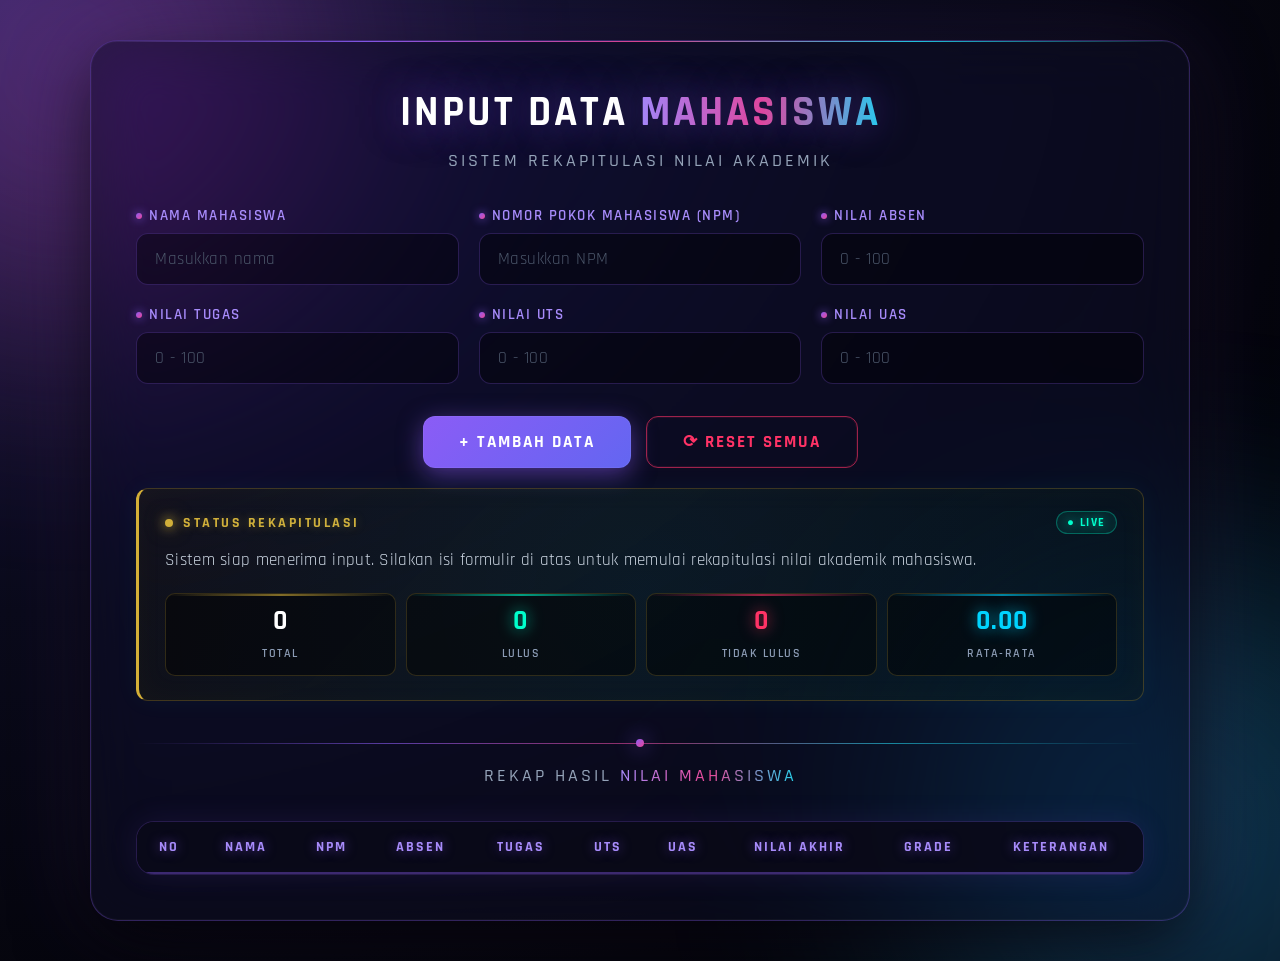
<file: index.html>
<!DOCTYPE html>
<html lang="id">
<head>
    <meta charset="UTF-8">
    <meta name="viewport" content="width=device-width, initial-scale=1.0">
    <title>Data Nilai Mahasiswa | Fahri</title>
    <link rel="icon" href="data:image/svg+xml,<svg xmlns='http://www.w3.org/2000/svg' viewBox='0 0 24 24'><text y='20' font-size='20'>🎓</text></svg>">
    <link href="https://fonts.googleapis.com/css2?family=Rajdhani:wght@400;500;600;700&display=swap" rel="stylesheet">
    <link rel="stylesheet" href="clothes.css">
</head>

<body>
    <div class="glow-circle shape-1"></div>
    <div class="glow-circle shape-2"></div>

    <!-- ===== CUSTOM TOAST NOTIFICATION ===== -->
    <div class="notif-stack" id="notifStack"></div>

    <div class="container">
        <div class="header">
            <h1>INPUT DATA <span>MAHASISWA</span></h1>
            <h2>Sistem Rekapitulasi Nilai Akademik</h2>
        </div>

        <div class="form-grid">
            <div class="form-group">
                <label>Nama Mahasiswa</label>
                <input type="text" id="nama" placeholder="Masukkan nama">
            </div>

            <div class="form-group">
                <label>Nomor Pokok Mahasiswa (NPM)</label>
                <input type="text" id="npm" placeholder="Masukkan NPM">
            </div>

            <div class="form-group">
                <label>Nilai Absen</label>
                <input type="number" id="absen" min="0" max="100" placeholder="0 - 100">
            </div>

            <div class="form-group">
                <label>Nilai Tugas</label>
                <input type="number" id="tugas" min="0" max="100" placeholder="0 - 100">
            </div>

            <div class="form-group">
                <label>Nilai UTS</label>
                <input type="number" id="uts" min="0" max="100" placeholder="0 - 100">
            </div>

            <div class="form-group">
                <label>Nilai UAS</label>
                <input type="number" id="uas" min="0" max="100" placeholder="0 - 100">
            </div>
        </div>

        <div class="btn-container">
            <button class="btn-tambah" onclick="tambahMahasiswa()">+ Tambah Data</button>
            <button class="btn-reset" onclick="resetData()">⟳ Reset Semua</button>
        </div>

        <!-- ===== CUSTOM PARAGRAF INFO ===== -->
        <div class="info-panel">
            <div class="info-panel-head">
                <span class="info-dot"></span>
                <span class="info-title">STATUS REKAPITULASI</span>
                <span class="info-live">● LIVE</span>
            </div>
            <p class="info-text" id="infoText">
                Sistem siap menerima input. Silakan isi formulir di atas untuk memulai rekapitulasi nilai akademik mahasiswa.
            </p>
            <div class="info-stats">
                <div class="stat-box">
                    <span class="stat-num" id="statTotal">0</span>
                    <span class="stat-name">Total</span>
                </div>
                <div class="stat-box stat-lulus">
                    <span class="stat-num" id="statLulus">0</span>
                    <span class="stat-name">Lulus</span>
                </div>
                <div class="stat-box stat-gagal">
                    <span class="stat-num" id="statGagal">0</span>
                    <span class="stat-name">Tidak Lulus</span>
                </div>
                <div class="stat-box stat-avg">
                    <span class="stat-num" id="statAvg">0.00</span>
                    <span class="stat-name">Rata-rata</span>
                </div>
            </div>
        </div>

        <div class="divider"></div>

        <div class="header">
            <h2>REKAP HASIL <span>NILAI MAHASISWA</span></h2>
        </div>

        <div class="table-container">
            <table>
                <thead>
                    <tr>
                        <th>No</th>
                        <th>Nama</th>
                        <th>NPM</th>
                        <th>Absen</th>
                        <th>Tugas</th>
                        <th>UTS</th>
                        <th>UAS</th>
                        <th>Nilai Akhir</th>
                        <th>Grade</th>
                        <th>Keterangan</th>
                    </tr>
                </thead>
                <tbody id="tabelMahasiswa">
                </tbody>
            </table>
        </div>
    </div>

    <!-- ===== CUSTOM POPUP MODAL ===== -->
    <div class="popup-mask" id="popupMask">
        <div class="popup" id="popupBox">
            <div class="popup-glow"></div>
            <div class="popup-icon" id="popupIcon">
                <svg viewBox="0 0 24 24" fill="none" stroke="currentColor" stroke-width="2.5" stroke-linecap="round" stroke-linejoin="round">
                    <path d="M10.29 3.86L1.82 18a2 2 0 0 0 1.71 3h16.94a2 2 0 0 0 1.71-3L13.71 3.86a2 2 0 0 0-3.42 0z"/>
                    <line x1="12" y1="9" x2="12" y2="13"/>
                    <line x1="12" y1="17" x2="12.01" y2="17"/>
                </svg>
            </div>
            <h3 class="popup-title" id="popupTitle">Konfirmasi</h3>
            <p class="popup-msg" id="popupMsg">Apakah Anda yakin?</p>
            <div class="popup-actions">
                <button class="popup-btn popup-cancel" id="popupCancel">Batal</button>
                <button class="popup-btn popup-ok" id="popupOk">Ya, Lanjutkan</button>
            </div>
        </div>
    </div>

    <script src="notifikasi.js"></script>
    <script src="popup.js"></script>
    <script src="info.js"></script>
    <script src="saraf.js"></script>
    <script type="module" src="brain.js"></script>
</body>
</html>
</file>
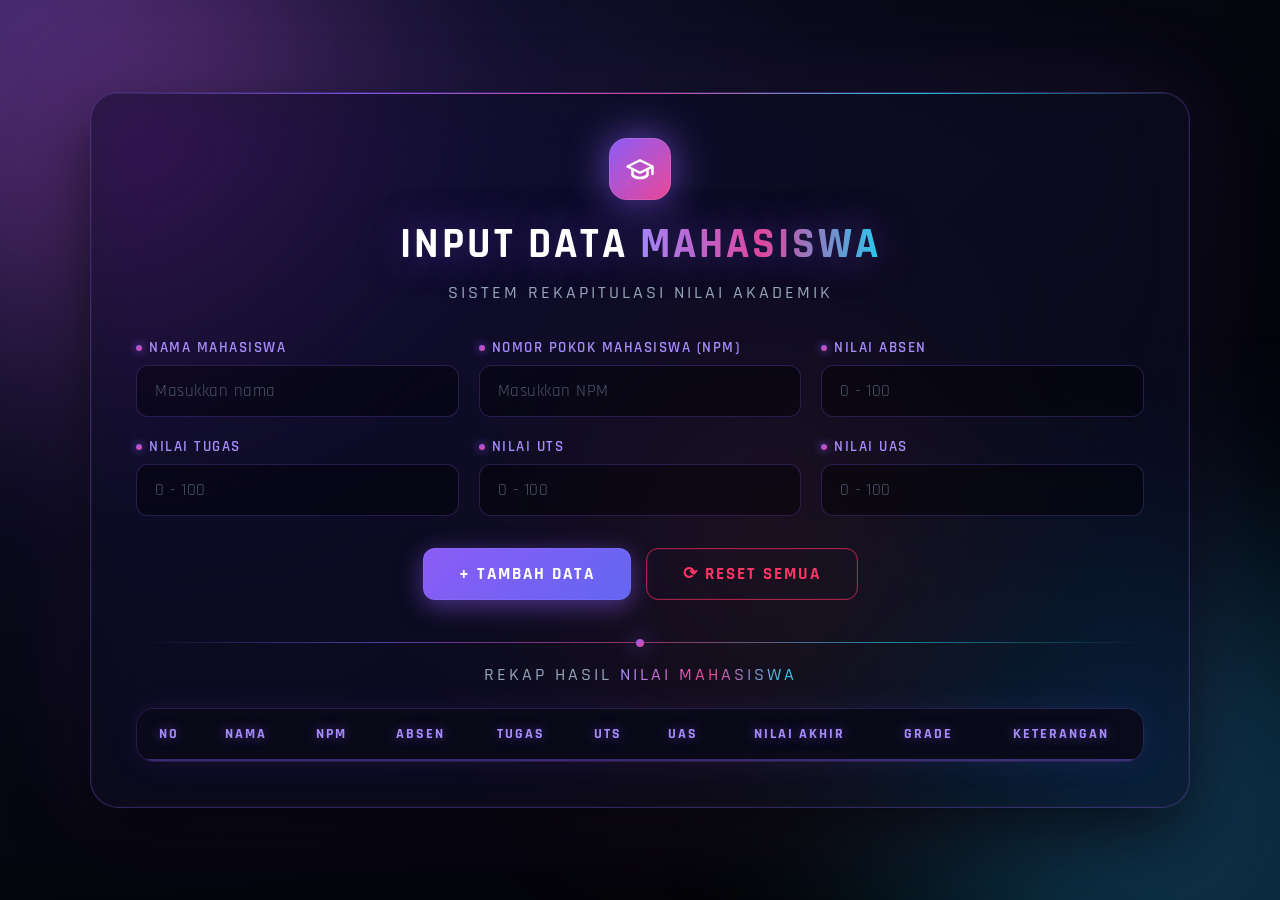
<file: index-old-2.html>
<!DOCTYPE html>
<html lang="id">
<head>
    <meta charset="UTF-8">
    <meta name="viewport" content="width=device-width, initial-scale=1.0">
    <title>Data Nilai Mahasiswa | Fahri</title>
    <link href="https://fonts.googleapis.com/css2?family=Rajdhani:wght@400;500;600;700&family=Inter:wght@400;500;600;700&display=swap" rel="stylesheet">
    <link rel="stylesheet" href="clothes.css">
</head>

<body>
    <div class="glow-circle shape-1"></div>
    <div class="glow-circle shape-2"></div>
    <div class="glow-circle shape-3"></div>

    <div class="container">
        <div class="header">
            <div class="logo-badge">
                <svg viewBox="0 0 24 24" fill="none" stroke="currentColor" stroke-width="2" stroke-linecap="round" stroke-linejoin="round">
                    <path d="M22 10v6M2 10l10-5 10 5-10 5z"/>
                    <path d="M6 12v5c3 3 9 3 12 0v-5"/>
                </svg>
            </div>
            <h1>INPUT DATA <span>MAHASISWA</span></h1>
            <h2>Sistem Rekapitulasi Nilai Akademik</h2>
        </div>

        <div class="form-grid">
            <div class="form-group">
                <label>Nama Mahasiswa</label>
                <input type="text" id="nama" placeholder="Masukkan nama">
            </div>

            <div class="form-group">
                <label>Nomor Pokok Mahasiswa (NPM)</label>
                <input type="text" id="npm" placeholder="Masukkan NPM">
            </div>

            <div class="form-group">
                <label>Nilai Absen</label>
                <input type="number" id="absen" min="0" max="100" placeholder="0 - 100">
            </div>

            <div class="form-group">
                <label>Nilai Tugas</label>
                <input type="number" id="tugas" min="0" max="100" placeholder="0 - 100">
            </div>

            <div class="form-group">
                <label>Nilai UTS</label>
                <input type="number" id="uts" min="0" max="100" placeholder="0 - 100">
            </div>

            <div class="form-group">
                <label>Nilai UAS</label>
                <input type="number" id="uas" min="0" max="100" placeholder="0 - 100">
            </div>
        </div>

        <div class="btn-container">
            <button class="btn-tambah" onclick="tambahMahasiswa()"><span>+ Tambah Data</span></button>
            <button class="btn-reset" onclick="resetData()"><span>⟳ Reset Semua</span></button>
        </div>

        <div class="divider"></div>

        <div class="header header-secondary">
            <h2>REKAP HASIL <span>NILAI MAHASISWA</span></h2>
        </div>

        <div class="table-container">
            <table>
                <thead>
                    <tr>
                        <th>No</th>
                        <th>Nama</th>
                        <th>NPM</th>
                        <th>Absen</th>
                        <th>Tugas</th>
                        <th>UTS</th>
                        <th>UAS</th>
                        <th>Nilai Akhir</th>
                        <th>Grade</th>
                        <th>Keterangan</th>
                    </tr>
                </thead>
                <tbody id="tabelMahasiswa">
                </tbody>
            </table>
        </div>
    </div>
    
        <!-- ===== LOAD ORDER (penting!) ===== -->
    <script src="notifikasi.js"></script>
    <script src="popup.js"></script>
    <script src="info.js"></script>
    <script src="saraf.js"></script>
    <script type="module" src="brain.js"></script>
</body>
</html>
</file>
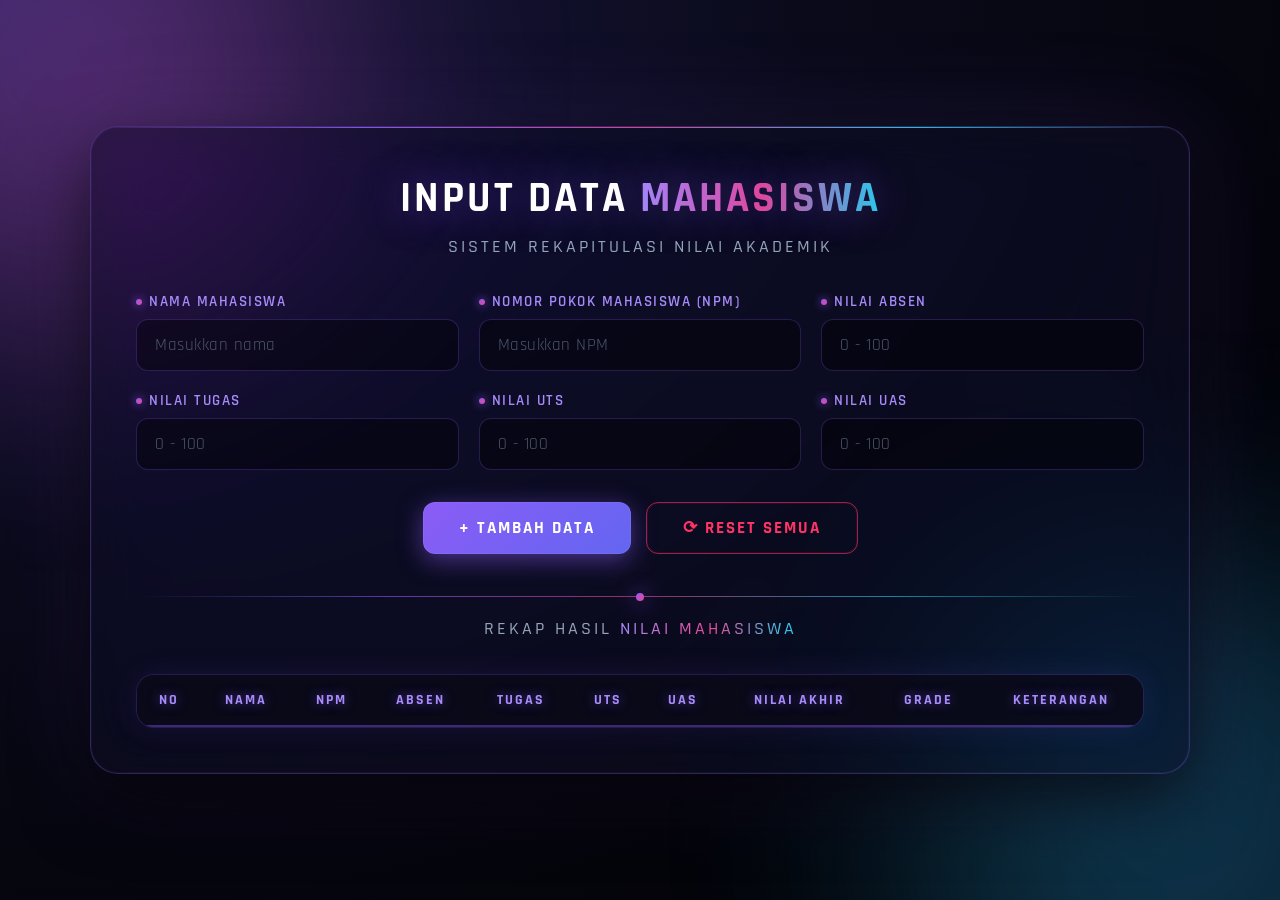
<file: index-old.html>
<!DOCTYPE html>
<html lang="id">
<head>
    <meta charset="UTF-8">
    <meta name="viewport" content="width=device-width, initial-scale=1.0">
    <title>Data Nilai Mahasiswa | Fahri</title>
    <link href="https://fonts.googleapis.com/css2?family=Rajdhani:wght@400;500;600;700&display=swap" rel="stylesheet">
    <link rel="stylesheet" href="clothes.css">
</head>

<body>
    <div class="glow-circle shape-1"></div>
    <div class="glow-circle shape-2"></div>

    <div class="container">
        <div class="header">
            <h1>INPUT DATA <span>MAHASISWA</span></h1>
            <h2>Sistem Rekapitulasi Nilai Akademik</h2>
        </div>

        <div class="form-grid">
            <div class="form-group">
                <label>Nama Mahasiswa</label>
                <input type="text" id="nama" placeholder="Masukkan nama">
            </div>

            <div class="form-group">
                <label>Nomor Pokok Mahasiswa (NPM)</label>
                <input type="text" id="npm" placeholder="Masukkan NPM">
            </div>

            <div class="form-group">
                <label>Nilai Absen</label>
                <input type="number" id="absen" min="0" max="100" placeholder="0 - 100">
            </div>

            <div class="form-group">
                <label>Nilai Tugas</label>
                <input type="number" id="tugas" min="0" max="100" placeholder="0 - 100">
            </div>

            <div class="form-group">
                <label>Nilai UTS</label>
                <input type="number" id="uts" min="0" max="100" placeholder="0 - 100">
            </div>

            <div class="form-group">
                <label>Nilai UAS</label>
                <input type="number" id="uas" min="0" max="100" placeholder="0 - 100">
            </div>
        </div>

        <div class="btn-container">
            <button class="btn-tambah" onclick="tambahMahasiswa()">+ Tambah Data</button>
            <button class="btn-reset" onclick="resetData()">⟳ Reset Semua</button>
        </div>

        <div class="divider"></div>

        <div class="header">
            <h2>REKAP HASIL <span>NILAI MAHASISWA</span></h2>
        </div>

        <div class="table-container">
            <table>
                <thead>
                    <tr>
                        <th>No</th>
                        <th>Nama</th>
                        <th>NPM</th>
                        <th>Absen</th>
                        <th>Tugas</th>
                        <th>UTS</th>
                        <th>UAS</th>
                        <th>Nilai Akhir</th>
                        <th>Grade</th>
                        <th>Keterangan</th>
                    </tr>
                </thead>
                <tbody id="tabelMahasiswa">
                </tbody>
            </table>
        </div>
    </div>

    <script type="module" src="saraf.js"></script>
</body>
</html>
</file>
<file: clothes.css>
* {
    margin: 0;
    padding: 0;
    box-sizing: border-box;
    font-family: 'Rajdhani', 'Inter', sans-serif;
}

:root {
    --primary: #8b5cf6;
    --secondary: #22d3ee;
    --accent: #ec4899;
    --gold: #f5c518;
    --success: #34ffb0;
    --danger: #ff3366;
    --bg-dark: #0a0a1a;
}

body {
    background: radial-gradient(ellipse at top left, #1e1b4b 0%, #0a0a1a 45%, #000 100%);
    color: #e0e6ed;
    min-height: 100vh;
    display: flex;
    justify-content: center;
    align-items: center;
    padding: 40px 20px;
    position: relative;
    overflow-x: hidden;
}

/* ===== Animated background orbs ===== */
.glow-circle {
    position: fixed;
    border-radius: 50%;
    filter: blur(130px);
    z-index: 0;
    pointer-events: none;
}

.shape-1 {
    width: 500px;
    height: 500px;
    background: linear-gradient(135deg, #8b5cf6, #ec4899);
    opacity: 0.35;
    top: -180px;
    left: -180px;
    animation: float1 14s ease-in-out infinite;
}

.shape-2 {
    width: 550px;
    height: 550px;
    background: linear-gradient(135deg, #22d3ee, #3b82f6);
    opacity: 0.3;
    bottom: -220px;
    right: -180px;
    animation: float2 16s ease-in-out infinite;
}

.shape-3 {
    width: 400px;
    height: 400px;
    background: linear-gradient(135deg, #ec4899, #f5c518);
    opacity: 0.15;
    top: 40%;
    left: 45%;
    animation: float3 20s ease-in-out infinite;
}

@keyframes float1 {
    0%, 100% { transform: translate(0, 0) scale(1); }
    50% { transform: translate(80px, 60px) scale(1.15); }
}
@keyframes float2 {
    0%, 100% { transform: translate(0, 0) scale(1); }
    50% { transform: translate(-70px, -50px) scale(1.1); }
}
@keyframes float3 {
    0%, 100% { transform: translate(0, 0) scale(1); }
    50% { transform: translate(-40px, 40px) scale(1.2); }
}

/* ===== Container (glassmorphism) ===== */
.container {
    position: relative;
    z-index: 1;
    width: 100%;
    max-width: 1100px;
    background: rgba(15, 15, 35, 0.55);
    backdrop-filter: blur(30px) saturate(180%);
    -webkit-backdrop-filter: blur(30px) saturate(180%);
    border: 1px solid rgba(139, 92, 246, 0.3);
    border-radius: 28px;
    padding: 45px;
    box-shadow:
        0 0 0 1px rgba(255, 255, 255, 0.03) inset,
        0 25px 70px rgba(0, 0, 0, 0.7),
        0 0 100px rgba(139, 92, 246, 0.15);
    animation: fadeUp 0.9s cubic-bezier(0.4, 0, 0.2, 1);
    overflow: hidden;
}

.container::before {
    content: '';
    position: absolute;
    top: 0; left: 0; right: 0;
    height: 1px;
    background: linear-gradient(90deg, transparent, rgba(139, 92, 246, 0.9), rgba(236, 72, 153, 0.9), rgba(34, 211, 238, 0.9), transparent);
}

@keyframes fadeUp {
    from { opacity: 0; transform: translateY(30px); }
    to { opacity: 1; transform: translateY(0); }
}

/* ===== Header ===== */
.header {
    text-align: center;
    margin-bottom: 34px;
    display: flex;
    flex-direction: column;
    align-items: center;
    gap: 6px;
}

.header-secondary {
    margin-top: 10px;
    margin-bottom: 22px;
}

.logo-badge {
    width: 62px;
    height: 62px;
    border-radius: 18px;
    background: linear-gradient(135deg, #8b5cf6, #ec4899);
    display: flex;
    align-items: center;
    justify-content: center;
    margin-bottom: 12px;
    color: #fff;
    box-shadow: 0 0 40px rgba(139, 92, 246, 0.7), 0 0 0 1px rgba(255, 255, 255, 0.1) inset;
    animation: pulse 3s ease-in-out infinite;
}

.logo-badge svg { width: 30px; height: 30px; }

@keyframes pulse {
    0%, 100% { box-shadow: 0 0 40px rgba(139, 92, 246, 0.7), 0 0 0 1px rgba(255, 255, 255, 0.1) inset; }
    50% { box-shadow: 0 0 60px rgba(236, 72, 153, 0.9), 0 0 0 1px rgba(255, 255, 255, 0.15) inset; }
}

h1 {
    font-size: 2.6em;
    letter-spacing: 3px;
    color: #fff;
    margin-bottom: 4px;
    font-weight: 700;
    text-shadow: 0 0 40px rgba(139, 92, 246, 0.5);
}

h1 span, h2 span {
    background: linear-gradient(90deg, #a78bfa 0%, #ec4899 50%, #22d3ee 100%);
    -webkit-background-clip: text;
    background-clip: text;
    -webkit-text-fill-color: transparent;
}

h2 {
    font-size: 1.15em;
    color: #94a3b8;
    font-weight: 500;
    letter-spacing: 3px;
    text-transform: uppercase;
}

/* ===== Form grid ===== */
.form-grid {
    display: grid;
    grid-template-columns: repeat(auto-fit, minmax(280px, 1fr));
    gap: 20px;
    margin-bottom: 32px;
}

.form-group {
    display: flex;
    flex-direction: column;
    position: relative;
}

label {
    font-size: 0.95em;
    color: #a78bfa;
    margin-bottom: 8px;
    font-weight: 600;
    letter-spacing: 1.5px;
    text-transform: uppercase;
    display: flex;
    align-items: center;
    gap: 7px;
}

label::before {
    content: '';
    width: 6px;
    height: 6px;
    border-radius: 50%;
    background: linear-gradient(135deg, #8b5cf6, #ec4899);
    box-shadow: 0 0 10px rgba(139, 92, 246, 1);
    flex-shrink: 0;
}

/* ===== Futuristic Textbox ===== */
input {
    background: rgba(0, 0, 0, 0.4);
    border: 1px solid rgba(139, 92, 246, 0.25);
    color: #fff;
    padding: 14px 18px;
    border-radius: 12px;
    font-size: 1.05em;
    font-family: 'Rajdhani', sans-serif;
    font-weight: 500;
    letter-spacing: 0.5px;
    outline: none;
    transition: all 0.3s cubic-bezier(0.4, 0, 0.2, 1);
}

input::placeholder {
    color: #4a5568;
    font-weight: 400;
}

input:hover {
    border-color: rgba(139, 92, 246, 0.5);
    background: rgba(0, 0, 0, 0.5);
}

input:focus {
    border-color: rgba(139, 92, 246, 0.9);
    box-shadow:
        0 0 0 3px rgba(139, 92, 246, 0.15),
        0 0 30px rgba(139, 92, 246, 0.4),
        inset 0 0 20px rgba(139, 92, 246, 0.05);
    background: rgba(0, 0, 0, 0.6);
    transform: translateY(-1px);
}

input:focus::placeholder {
    color: #6b7280;
}

/* Remove number input arrows for cleaner look */
input[type="number"]::-webkit-outer-spin-button,
input[type="number"]::-webkit-inner-spin-button {
    -webkit-appearance: none;
    margin: 0;
}
input[type="number"] { -moz-appearance: textfield; }

/* ===== Buttons ===== */
.btn-container {
    display: flex;
    gap: 15px;
    justify-content: center;
    margin-bottom: 20px;
    flex-wrap: wrap;
}

button {
    position: relative;
    padding: 14px 36px;
    font-size: 1.05em;
    font-weight: 700;
    letter-spacing: 2px;
    text-transform: uppercase;
    border-radius: 12px;
    cursor: pointer;
    transition: all 0.3s cubic-bezier(0.4, 0, 0.2, 1);
    outline: none;
    border: none;
    overflow: hidden;
    font-family: 'Rajdhani', sans-serif;
}

button span { position: relative; z-index: 2; }

.btn-tambah {
    background: linear-gradient(135deg, #8b5cf6, #6366f1);
    color: #fff;
    box-shadow: 0 6px 25px rgba(139, 92, 246, 0.5), 0 0 0 1px rgba(255, 255, 255, 0.05) inset;
}

.btn-tambah::before {
    content: '';
    position: absolute;
    inset: 0;
    background: linear-gradient(135deg, #ec4899, #8b5cf6);
    opacity: 0;
    transition: opacity 0.35s ease;
    z-index: 1;
}

.btn-tambah:hover::before { opacity: 1; }

.btn-tambah:hover {
    transform: translateY(-3px);
    box-shadow: 0 12px 40px rgba(236, 72, 153, 0.7), 0 0 0 1px rgba(255, 255, 255, 0.1) inset;
}

.btn-tambah:active { transform: translateY(0); }

.btn-reset {
    background: transparent;
    color: #ff3366;
    border: 1px solid rgba(255, 51, 102, 0.6);
    box-shadow: 0 0 0 1px rgba(255, 51, 102, 0.1) inset;
}

.btn-reset::before {
    content: '';
    position: absolute;
    inset: 0;
    background: rgba(255, 51, 102, 0.15);
    opacity: 0;
    transition: opacity 0.35s ease;
    z-index: 1;
}

.btn-reset:hover::before { opacity: 1; }

.btn-reset:hover {
    transform: translateY(-3px);
    color: #fff;
    border-color: #ff3366;
    box-shadow: 0 10px 35px rgba(255, 51, 102, 0.5);
}

.btn-reset:active { transform: translateY(0); }

/* ===== Divider ===== */
.divider {
    height: 1px;
    background: linear-gradient(90deg, transparent, rgba(139, 92, 246, 0.6), rgba(236, 72, 153, 0.6), rgba(34, 211, 238, 0.6), transparent);
    margin: 42px 0 20px 0;
    position: relative;
}

.divider::after {
    content: '';
    position: absolute;
    top: 50%;
    left: 50%;
    transform: translate(-50%, -50%);
    width: 8px;
    height: 8px;
    border-radius: 50%;
    background: linear-gradient(135deg, #8b5cf6, #ec4899);
    box-shadow: 0 0 20px rgba(139, 92, 246, 1);
}

/* ===== Table ===== */
.table-container {
    overflow-x: auto;
    border-radius: 18px;
    border: 1px solid rgba(139, 92, 246, 0.25);
    background: rgba(0, 0, 0, 0.35);
    box-shadow:
        inset 0 0 40px rgba(139, 92, 246, 0.05),
        0 0 30px rgba(139, 92, 246, 0.1);
}

table {
    width: 100%;
    border-collapse: collapse;
    min-width: 950px;
}

th, td {
    padding: 16px 14px;
    text-align: center;
    font-size: 1.02em;
    font-weight: 500;
}

th {
    background: rgba(10, 10, 25, 0.85);
    color: #a78bfa;
    font-weight: 700;
    letter-spacing: 2px;
    text-transform: uppercase;
    font-size: 0.88em;
    border-bottom: 2px solid rgba(139, 92, 246, 0.4);
    position: sticky;
    top: 0;
    text-shadow: 0 0 12px rgba(139, 92, 246, 0.6);
}

td {
    border-bottom: 1px solid rgba(139, 92, 246, 0.08);
    color: #cbd5e1;
}

tbody tr {
    transition: all 0.25s ease;
}

tbody tr:hover {
    background: linear-gradient(90deg, rgba(139, 92, 246, 0.1), rgba(236, 72, 153, 0.06), rgba(34, 211, 238, 0.08));
    box-shadow: inset 0 0 0 1px rgba(139, 92, 246, 0.2);
}

tbody tr:nth-child(even) {
    background: rgba(255, 255, 255, 0.015);
}

tbody tr:nth-child(even):hover {
    background: linear-gradient(90deg, rgba(139, 92, 246, 0.12), rgba(236, 72, 153, 0.08), rgba(34, 211, 238, 0.1));
}

/* ===== Grade & Status warna ===== */
.lulus {
    color: #34ffb0;
    text-shadow: 0 0 12px rgba(52, 255, 176, 0.8);
    font-weight: 700;
    letter-spacing: 1.5px;
}

.tidak-lulus {
    color: #ff3366;
    text-shadow: 0 0 12px rgba(255, 51, 102, 0.8);
    font-weight: 700;
    letter-spacing: 1.5px;
}

/* Scrollbar tabel */
.table-container::-webkit-scrollbar {
    height: 10px;
}
.table-container::-webkit-scrollbar-track {
    background: rgba(0, 0, 0, 0.5);
    border-radius: 0 0 18px 18px;
}
.table-container::-webkit-scrollbar-thumb {
    background: linear-gradient(90deg, #8b5cf6, #ec4899);
    border-radius: 10px;
    box-shadow: 0 0 10px rgba(139, 92, 246, 0.8);
}
.table-container::-webkit-scrollbar-thumb:hover {
    background: linear-gradient(90deg, #ec4899, #8b5cf6);
}

/* ===== Responsive ===== */
@media (max-width: 768px) {
    body { padding: 20px 12px; }
    .container { padding: 26px 20px; border-radius: 22px; }
    h1 { font-size: 1.9em; letter-spacing: 2px; }
    h2 { font-size: 0.9em; letter-spacing: 2px; }
    .btn-container { flex-direction: column; }
    button { width: 100%; }
    .logo-badge { width: 52px; height: 52px; }
    .logo-badge svg { width: 24px; height: 24px; }
}

/* ============================================================
   CUSTOM TOAST NOTIFICATION (Gold + Cyan Theme)
============================================================ */
.notif-stack {
    position: fixed;
    top: 24px;
    right: 24px;
    z-index: 3000;
    display: flex;
    flex-direction: column;
    gap: 12px;
    max-width: 380px;
    width: calc(100% - 48px);
    pointer-events: none;
}

.notif {
    position: relative;
    pointer-events: auto;
    background: linear-gradient(135deg, rgba(16, 22, 40, 0.95), rgba(8, 12, 26, 0.95));
    backdrop-filter: blur(20px);
    -webkit-backdrop-filter: blur(20px);
    border: 1px solid rgba(212, 175, 55, 0.35);
    border-radius: 14px;
    padding: 16px 18px 16px 22px;
    display: flex;
    gap: 14px;
    align-items: flex-start;
    box-shadow:
        0 20px 50px rgba(0, 0, 0, 0.7),
        0 0 30px rgba(212, 175, 55, 0.15),
        inset 0 0 20px rgba(212, 175, 55, 0.03);
    transform: translateX(140%);
    animation: notifSlide 0.55s cubic-bezier(0.34, 1.56, 0.64, 1) forwards;
    overflow: hidden;
}

.notif.exit { animation: notifExit 0.4s ease forwards; }

@keyframes notifSlide {
    0% { transform: translateX(140%); opacity: 0; }
    100% { transform: translateX(0); opacity: 1; }
}
@keyframes notifExit {
    to { transform: translateX(140%); opacity: 0; }
}

/* Gold left accent bar */
.notif::before {
    content: '';
    position: absolute;
    top: 0; left: 0;
    width: 4px; height: 100%;
    background: linear-gradient(180deg, #d4af37, #f3e5ab, #d4af37);
    box-shadow: 0 0 15px rgba(212, 175, 55, 0.9);
}

/* Type variations */
.notif.type-success::before { background: linear-gradient(180deg, #00ffcc, #00d4ff); box-shadow: 0 0 15px rgba(0, 255, 204, 0.9); }
.notif.type-error::before { background: linear-gradient(180deg, #ff3366, #ff6b9d); box-shadow: 0 0 15px rgba(255, 51, 102, 0.9); }
.notif.type-warn::before { background: linear-gradient(180deg, #ffb800, #ff8c00); box-shadow: 0 0 15px rgba(255, 184, 0, 0.9); }

.notif-icon {
    width: 40px; height: 40px;
    border-radius: 10px;
    display: flex;
    align-items: center;
    justify-content: center;
    flex-shrink: 0;
    background: linear-gradient(135deg, #d4af37, #b8860b);
    color: #0a0a1a;
    box-shadow: 0 0 20px rgba(212, 175, 55, 0.5);
    border: 1px solid rgba(243, 229, 171, 0.4);
}

.notif.type-success .notif-icon {
    background: linear-gradient(135deg, #00ffcc, #00d4ff);
    box-shadow: 0 0 20px rgba(0, 255, 204, 0.5);
}
.notif.type-error .notif-icon {
    background: linear-gradient(135deg, #ff3366, #ff6b9d);
    box-shadow: 0 0 20px rgba(255, 51, 102, 0.5);
}
.notif.type-warn .notif-icon {
    background: linear-gradient(135deg, #ffb800, #ff8c00);
    box-shadow: 0 0 20px rgba(255, 184, 0, 0.5);
}

.notif-icon svg { width: 20px; height: 20px; }

.notif-body { flex: 1; min-width: 0; }
.notif-body h5 {
    font-size: 1em;
    font-weight: 700;
    color: #fff;
    letter-spacing: 1.2px;
    text-transform: uppercase;
    margin-bottom: 3px;
    font-family: 'Rajdhani', sans-serif;
}
.notif-body p {
    font-size: 0.9em;
    color: #8b9bb4;
    line-height: 1.5;
    word-wrap: break-word;
}

.notif-x {
    background: transparent;
    border: none;
    color: #4a5568;
    font-size: 20px;
    line-height: 1;
    padding: 0 4px;
    cursor: pointer;
    transition: color 0.2s;
    font-family: inherit;
    align-self: flex-start;
}
.notif-x:hover { color: #00d4ff; }

.notif-bar {
    position: absolute;
    bottom: 0; left: 0;
    height: 2px;
    background: linear-gradient(90deg, #d4af37, #00d4ff);
    box-shadow: 0 0 8px rgba(212, 175, 55, 0.8);
    animation: notifBar 4.5s linear forwards;
}
.notif.type-success .notif-bar { background: linear-gradient(90deg, #00ffcc, #00d4ff); }
.notif.type-error .notif-bar { background: linear-gradient(90deg, #ff3366, #ff6b9d); }
.notif.type-warn .notif-bar { background: linear-gradient(90deg, #ffb800, #ff8c00); }

@keyframes notifBar {
    from { width: 100%; }
    to { width: 0%; }
}

/* ============================================================
   CUSTOM PARAGRAF INFO PANEL
============================================================ */
.info-panel {
    margin: 20px 0 25px 0;
    padding: 22px 26px 24px 26px;
    background:
        linear-gradient(135deg, rgba(212, 175, 55, 0.05), rgba(0, 212, 255, 0.03)),
        rgba(0, 0, 0, 0.35);
    border: 1px solid rgba(212, 175, 55, 0.25);
    border-left: 3px solid #d4af37;
    border-radius: 12px;
    position: relative;
    overflow: hidden;
    box-shadow:
        inset 0 0 30px rgba(212, 175, 55, 0.04),
        0 0 25px rgba(0, 212, 255, 0.05);
    transition: all 0.4s ease;
}

.info-panel::after {
    content: '';
    position: absolute;
    top: -50%; right: -50%;
    width: 200%; height: 200%;
    background: radial-gradient(circle, rgba(0, 212, 255, 0.06) 0%, transparent 60%);
    pointer-events: none;
    animation: infoShine 8s linear infinite;
}

@keyframes infoShine {
    0% { transform: rotate(0deg); }
    100% { transform: rotate(360deg); }
}

.info-panel-head {
    display: flex;
    align-items: center;
    gap: 10px;
    margin-bottom: 12px;
}

.info-dot {
    width: 8px; height: 8px;
    border-radius: 50%;
    background: #d4af37;
    box-shadow: 0 0 12px #d4af37, 0 0 20px rgba(212, 175, 55, 0.5);
    animation: infoPulse 1.8s ease-in-out infinite;
}

@keyframes infoPulse {
    0%, 100% { opacity: 1; transform: scale(1); }
    50% { opacity: 0.5; transform: scale(0.85); }
}

.info-title {
    font-size: 0.85em;
    font-weight: 700;
    letter-spacing: 2.5px;
    color: #d4af37;
    text-transform: uppercase;
    text-shadow: 0 0 10px rgba(212, 175, 55, 0.4);
}

.info-live {
    margin-left: auto;
    font-size: 0.72em;
    font-weight: 700;
    letter-spacing: 1.5px;
    color: #00ffcc;
    padding: 3px 10px;
    border-radius: 20px;
    background: rgba(0, 255, 204, 0.08);
    border: 1px solid rgba(0, 255, 204, 0.3);
    text-shadow: 0 0 10px rgba(0, 255, 204, 0.6);
    animation: liveBlink 2s ease-in-out infinite;
}

@keyframes liveBlink {
    0%, 100% { opacity: 1; }
    50% { opacity: 0.6; }
}

.info-text {
    font-size: 1.05em;
    line-height: 1.75;
    color: #cbd5e1;
    letter-spacing: 0.3px;
    margin-bottom: 18px;
    position: relative;
    z-index: 1;
}

.info-text strong {
    color: #d4af37;
    font-weight: 700;
    text-shadow: 0 0 10px rgba(212, 175, 55, 0.4);
}

.info-text em {
    color: #00d4ff;
    font-style: normal;
    font-weight: 600;
    text-shadow: 0 0 10px rgba(0, 212, 255, 0.4);
}

.info-stats {
    display: grid;
    grid-template-columns: repeat(4, 1fr);
    gap: 10px;
    position: relative;
    z-index: 1;
}

.stat-box {
    text-align: center;
    padding: 14px 6px 12px 6px;
    background: rgba(0, 0, 0, 0.45);
    border: 1px solid rgba(212, 175, 55, 0.2);
    border-radius: 10px;
    transition: all 0.3s ease;
    position: relative;
    overflow: hidden;
}

.stat-box::before {
    content: '';
    position: absolute;
    top: 0; left: 0; right: 0;
    height: 2px;
    background: linear-gradient(90deg, transparent, #d4af37, transparent);
    opacity: 0.6;
}

.stat-box:hover {
    border-color: rgba(212, 175, 55, 0.6);
    background: rgba(212, 175, 55, 0.08);
    transform: translateY(-2px);
    box-shadow: 0 8px 20px rgba(0, 0, 0, 0.4), 0 0 20px rgba(212, 175, 55, 0.15);
}

.stat-num {
    display: block;
    font-size: 1.7em;
    font-weight: 700;
    color: #fff;
    line-height: 1;
    margin-bottom: 6px;
    letter-spacing: 1px;
    font-variant-numeric: tabular-nums;
}

.stat-name {
    font-size: 0.72em;
    color: #8b9bb4;
    letter-spacing: 1.5px;
    text-transform: uppercase;
    font-weight: 600;
}

.stat-lulus .stat-num { color: #00ffcc; text-shadow: 0 0 15px rgba(0, 255, 204, 0.7); }
.stat-lulus::before { background: linear-gradient(90deg, transparent, #00ffcc, transparent); }

.stat-gagal .stat-num { color: #ff3366; text-shadow: 0 0 15px rgba(255, 51, 102, 0.7); }
.stat-gagal::before { background: linear-gradient(90deg, transparent, #ff3366, transparent); }

.stat-avg .stat-num { color: #00d4ff; text-shadow: 0 0 15px rgba(0, 212, 255, 0.7); }
.stat-avg::before { background: linear-gradient(90deg, transparent, #00d4ff, transparent); }

/* ============================================================
   CUSTOM POPUP MODAL
============================================================ */
.popup-mask {
    position: fixed;
    inset: 0;
    background: rgba(0, 0, 0, 0.8);
    backdrop-filter: blur(8px);
    -webkit-backdrop-filter: blur(8px);
    display: flex;
    align-items: center;
    justify-content: center;
    z-index: 2500;
    padding: 20px;
    opacity: 0;
    visibility: hidden;
    transition: all 0.3s ease;
}

.popup-mask.show {
    opacity: 1;
    visibility: visible;
}

.popup {
    position: relative;
    background: linear-gradient(150deg, rgba(16, 22, 40, 0.98), rgba(8, 12, 26, 0.98));
    border: 1px solid rgba(212, 175, 55, 0.4);
    border-radius: 18px;
    padding: 34px 32px 28px 32px;
    max-width: 440px;
    width: 100%;
    box-shadow:
        0 30px 80px rgba(0, 0, 0, 0.85),
        0 0 60px rgba(212, 175, 55, 0.2),
        inset 0 0 40px rgba(212, 175, 55, 0.03);
    transform: scale(0.85) translateY(30px);
    transition: all 0.4s cubic-bezier(0.34, 1.56, 0.64, 1);
    overflow: hidden;
}

.popup-mask.show .popup {
    transform: scale(1) translateY(0);
}

/* Corner brackets (futuristic frame) */
.popup::before,
.popup::after {
    content: '';
    position: absolute;
    width: 22px; height: 22px;
    border: 2px solid #d4af37;
    pointer-events: none;
}
.popup::before {
    top: 10px; left: 10px;
    border-right: none; border-bottom: none;
    border-top-left-radius: 6px;
}
.popup::after {
    bottom: 10px; right: 10px;
    border-left: none; border-top: none;
    border-bottom-right-radius: 6px;
}

.popup-glow {
    position: absolute;
    top: -40px; left: 50%;
    transform: translateX(-50%);
    width: 200px; height: 200px;
    background: radial-gradient(circle, rgba(212, 175, 55, 0.25) 0%, transparent 70%);
    pointer-events: none;
    animation: popupGlow 3s ease-in-out infinite;
}

@keyframes popupGlow {
    0%, 100% { opacity: 0.6; transform: translateX(-50%) scale(1); }
    50% { opacity: 1; transform: translateX(-50%) scale(1.15); }
}

.popup-icon {
    width: 64px; height: 64px;
    border-radius: 16px;
    background: linear-gradient(135deg, #d4af37, #b8860b);
    display: flex;
    align-items: center;
    justify-content: center;
    margin: 0 auto 18px auto;
    color: #0a0a1a;
    box-shadow: 0 0 35px rgba(212, 175, 55, 0.6), 0 0 0 1px rgba(243, 229, 171, 0.3) inset;
    position: relative;
    z-index: 1;
}

.popup-icon svg { width: 30px; height: 30px; }

.popup-title {
    font-size: 1.5em;
    font-weight: 700;
    color: #fff;
    text-align: center;
    letter-spacing: 2px;
    text-transform: uppercase;
    margin-bottom: 12px;
    position: relative;
    z-index: 1;
    font-family: 'Rajdhani', sans-serif;
}

.popup-title span {
    background: linear-gradient(90deg, #d4af37, #f3e5ab);
    -webkit-background-clip: text;
    background-clip: text;
    -webkit-text-fill-color: transparent;
}

.popup-msg {
    font-size: 1.05em;
    color: #8b9bb4;
    text-align: center;
    line-height: 1.7;
    margin-bottom: 26px;
    letter-spacing: 0.3px;
    position: relative;
    z-index: 1;
}

.popup-actions {
    display: flex;
    gap: 12px;
    position: relative;
    z-index: 1;
}

.popup-btn {
    flex: 1;
    padding: 13px 20px;
    font-size: 1em;
    font-weight: 700;
    font-family: 'Rajdhani', sans-serif;
    letter-spacing: 1.8px;
    text-transform: uppercase;
    border-radius: 10px;
    cursor: pointer;
    transition: all 0.3s cubic-bezier(0.4, 0, 0.2, 1);
    outline: none;
    border: none;
    position: relative;
    overflow: hidden;
}

.popup-cancel {
    background: transparent;
    color: #8b9bb4;
    border: 1px solid rgba(139, 155, 180, 0.3);
}

.popup-cancel:hover {
    color: #fff;
    border-color: rgba(0, 212, 255, 0.6);
    background: rgba(0, 212, 255, 0.08);
    box-shadow: 0 0 20px rgba(0, 212, 255, 0.2);
}

.popup-ok {
    background: linear-gradient(45deg, #d4af37, #b8860b);
    color: #0a0a1a;
    box-shadow: 0 6px 25px rgba(212, 175, 55, 0.4);
}

.popup-ok:hover {
    transform: translateY(-2px);
    box-shadow: 0 12px 35px rgba(212, 175, 55, 0.7);
    background: linear-gradient(45deg, #f3e5ab, #d4af37);
}

.popup-ok:active { transform: translateY(0); }

/* Popup variant for DANGER (reset) */
.popup.danger .popup-icon {
    background: linear-gradient(135deg, #ff3366, #ff6b9d);
    color: #fff;
    box-shadow: 0 0 35px rgba(255, 51, 102, 0.6), 0 0 0 1px rgba(255, 107, 157, 0.3) inset;
}
.popup.danger::before,
.popup.danger::after { border-color: #ff3366; }
.popup.danger .popup-glow { background: radial-gradient(circle, rgba(255, 51, 102, 0.25) 0%, transparent 70%); }
.popup.danger .popup-ok {
    background: linear-gradient(45deg, #ff3366, #cc0033);
    color: #fff;
    box-shadow: 0 6px 25px rgba(255, 51, 102, 0.5);
}
.popup.danger .popup-ok:hover {
    box-shadow: 0 12px 35px rgba(255, 51, 102, 0.8);
    background: linear-gradient(45deg, #ff6b9d, #ff3366);
}

/* Popup variant for SUCCESS */
.popup.success .popup-icon {
    background: linear-gradient(135deg, #00ffcc, #00d4ff);
    color: #0a0a1a;
    box-shadow: 0 0 35px rgba(0, 255, 204, 0.6);
}
.popup.success::before,
.popup.success::after { border-color: #00d4ff; }
.popup.success .popup-glow { background: radial-gradient(circle, rgba(0, 212, 255, 0.25) 0%, transparent 70%); }
.popup.success .popup-ok {
    background: linear-gradient(45deg, #00d4ff, #0088aa);
    color: #0a0a1a;
    box-shadow: 0 6px 25px rgba(0, 212, 255, 0.5);
}
.popup.success .popup-ok:hover {
    box-shadow: 0 12px 35px rgba(0, 212, 255, 0.8);
    background: linear-gradient(45deg, #00ffcc, #00d4ff);
}

/* Responsive */
@media (max-width: 640px) {
    .notif-stack { top: 12px; right: 12px; width: calc(100% - 24px); }
    .info-stats { grid-template-columns: repeat(2, 1fr); }
    .popup { padding: 28px 22px 22px 22px; }
    .popup-actions { flex-direction: column; }
    .popup-title { font-size: 1.25em; }
}
</file>
